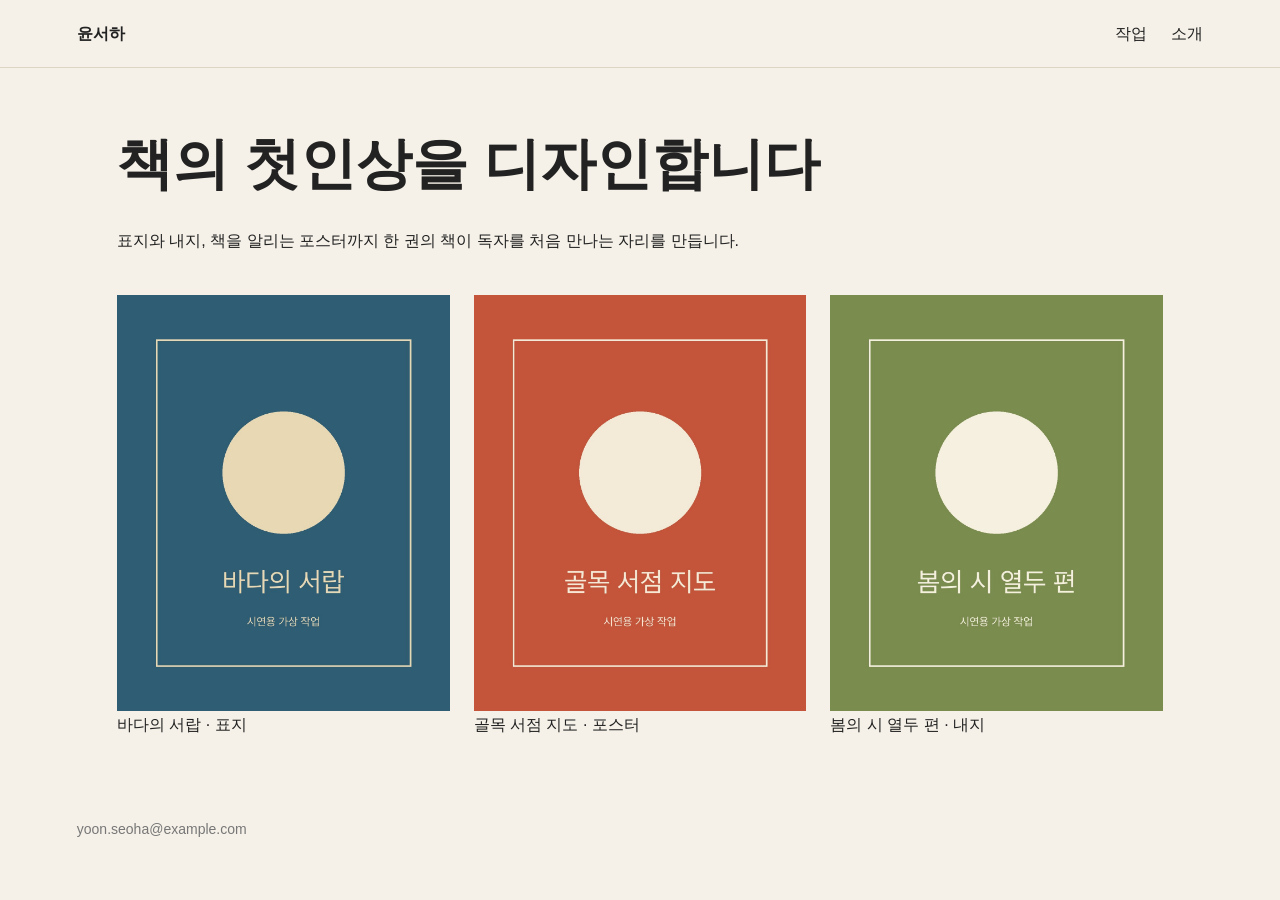
<file: index.html>
<!doctype html>
<html lang="ko">
<head>
<meta charset="utf-8">
<meta name="viewport" content="width=device-width, initial-scale=1">
<title>윤서하 | 책 디자인 포트폴리오</title>
<meta name="description" content="책의 첫인상을 디자인하는 윤서하의 포트폴리오입니다">
<meta property="og:title" content="윤서하 | 책 디자인 포트폴리오">
<meta property="og:description" content="책의 첫인상을 디자인하는 윤서하의 포트폴리오입니다">
<meta property="og:image" content="https://rukedome.github.io/t093-deploy-demo/works/sea-drawer.jpg">
<meta property="og:url" content="https://rukedome.github.io/t093-deploy-demo/">
<meta property="og:type" content="website">
<meta property="og:site_name" content="윤서하 포트폴리오">
<meta property="og:locale" content="ko_KR">
<link rel="stylesheet" href="style.css">
</head>
<body>
<header><a href="index.html" class="name">윤서하</a><nav><a href="works.html">작업</a><a href="about.html">소개</a></nav></header>
<main>
<section class="hero"><h1>책의 첫인상을 디자인합니다</h1><p>표지와 내지, 책을 알리는 포스터까지 한 권의 책이 독자를 처음 만나는 자리를 만듭니다.</p></section>
<section class="grid">
<a href="works.html#sea"><img src="works/sea-drawer.jpg" alt="바다의 서랍 표지"><span>바다의 서랍 · 표지</span></a>
<a href="works.html#map"><img src="works/bookshop-map.jpg" alt="골목 서점 지도 포스터"><span>골목 서점 지도 · 포스터</span></a>
<a href="works.html#poems"><img src="works/spring-poems.jpg" alt="봄의 시 열두 편 내지"><span>봄의 시 열두 편 · 내지</span></a>
</section>
</main>
<footer>yoon.seoha@example.com</footer>
</body>
</html>
</file>
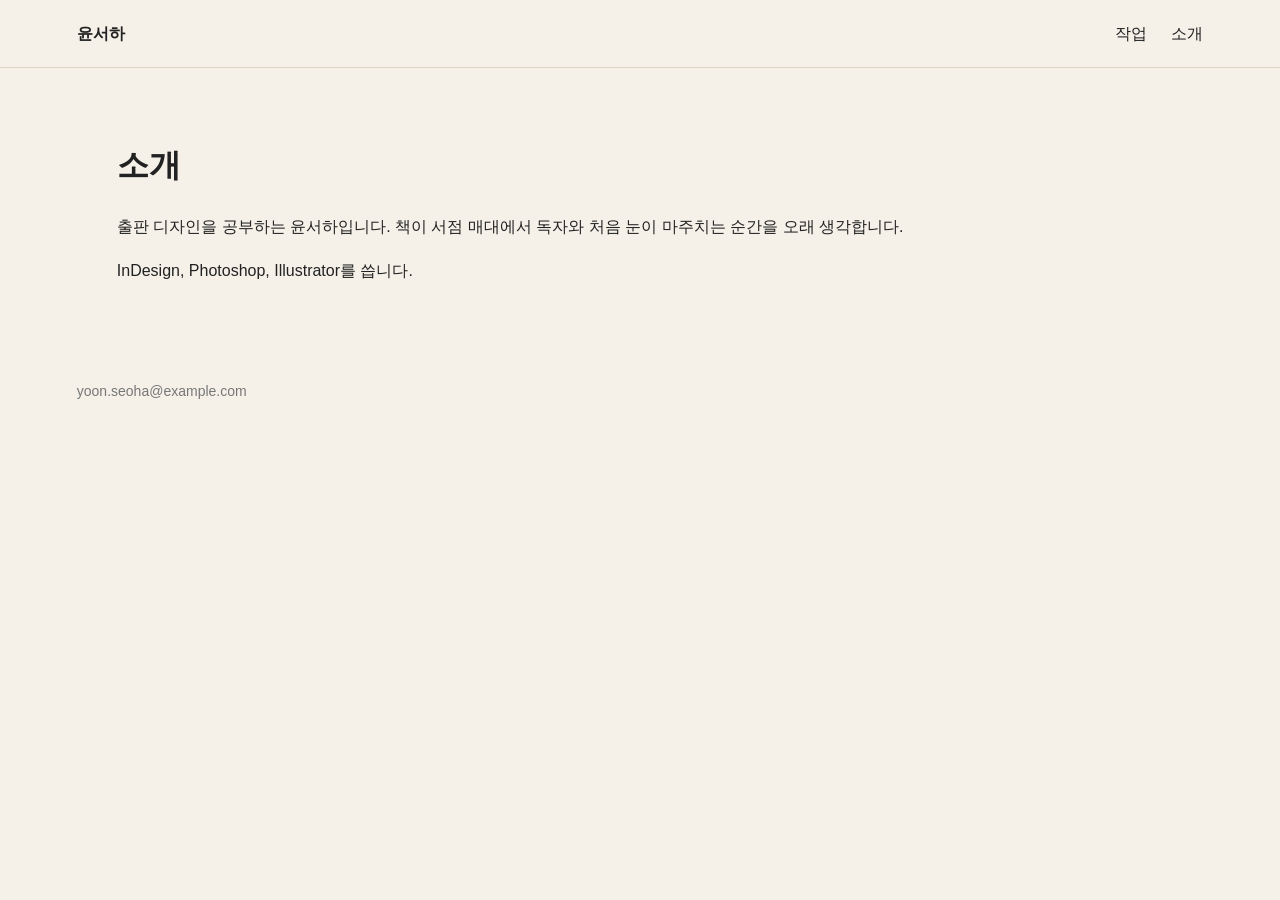
<file: about.html>
<!doctype html>
<html lang="ko">
<head>
<meta charset="utf-8">
<meta name="viewport" content="width=device-width, initial-scale=1">
<title>소개 | 윤서하</title>
<meta name="description" content="출판 디자인을 공부하는 윤서하를 소개합니다">
<meta property="og:title" content="소개 | 윤서하">
<meta property="og:description" content="출판 디자인을 공부하는 윤서하를 소개합니다">
<meta property="og:image" content="https://rukedome.github.io/t093-deploy-demo/works/sea-drawer.jpg">
<meta property="og:url" content="https://rukedome.github.io/t093-deploy-demo/about.html">
<meta property="og:type" content="website">
<meta property="og:site_name" content="윤서하 포트폴리오">
<meta property="og:locale" content="ko_KR">
<link rel="stylesheet" href="style.css">
</head>
<body>
<header><a href="index.html" class="name">윤서하</a><nav><a href="works.html">작업</a><a href="about.html">소개</a></nav></header>
<main>
<h1>소개</h1>
<p>출판 디자인을 공부하는 윤서하입니다. 책이 서점 매대에서 독자와 처음 눈이 마주치는 순간을 오래 생각합니다.</p>
<p>InDesign, Photoshop, Illustrator를 씁니다.</p>
</main>
<footer>yoon.seoha@example.com</footer>
</body>
</html>
</file>
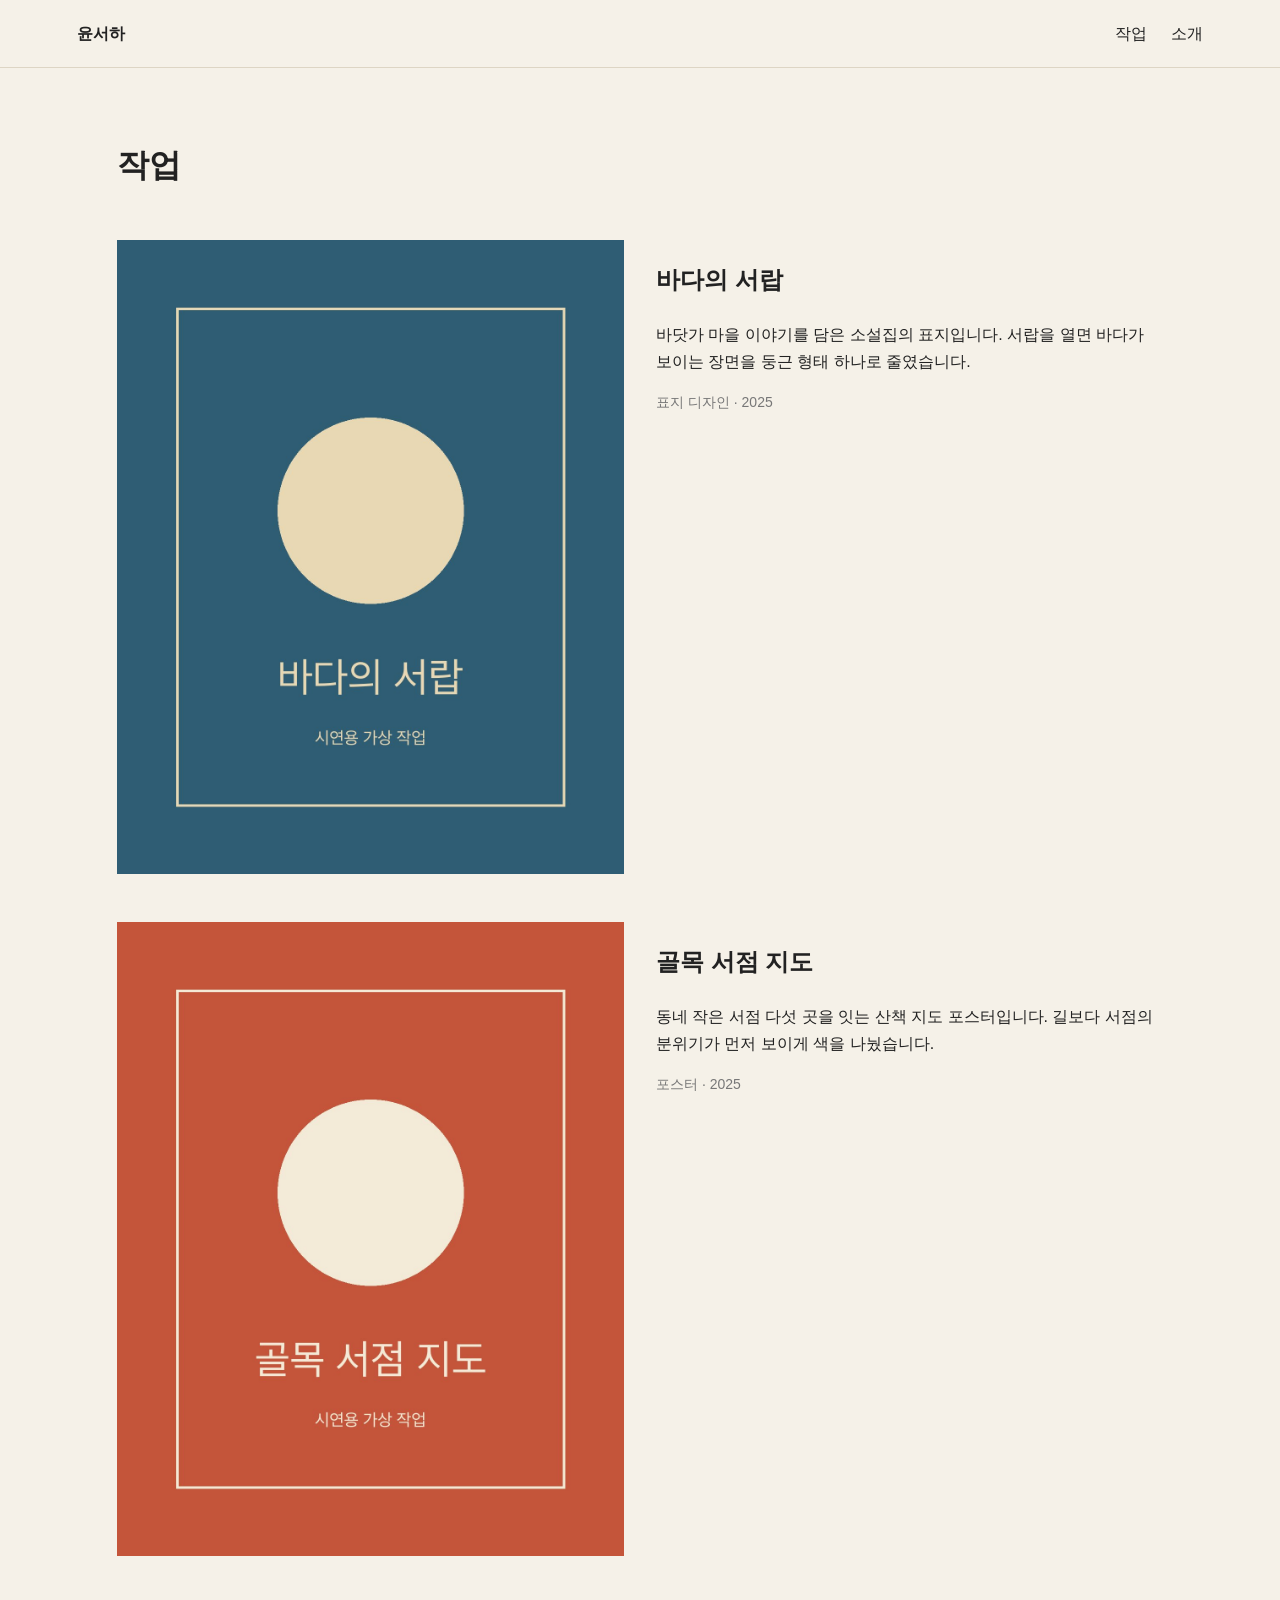
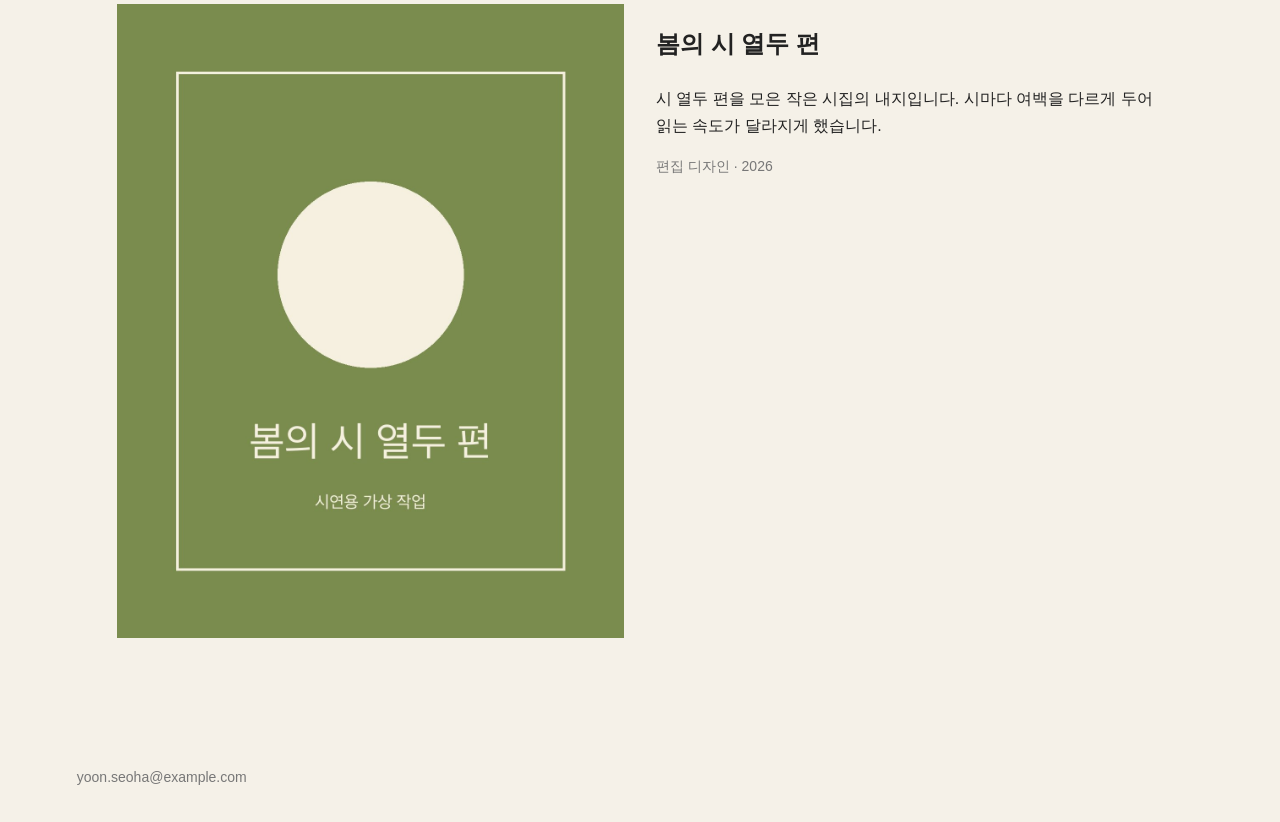
<file: works.html>
<!doctype html>
<html lang="ko">
<head>
<meta charset="utf-8">
<meta name="viewport" content="width=device-width, initial-scale=1">
<title>작업 | 윤서하</title>
<meta name="description" content="표지, 포스터, 편집 디자인 등 윤서하의 책 디자인 작업 모음">
<meta property="og:title" content="작업 | 윤서하">
<meta property="og:description" content="표지, 포스터, 편집 디자인 등 윤서하의 책 디자인 작업 모음">
<meta property="og:image" content="https://rukedome.github.io/t093-deploy-demo/works/sea-drawer.jpg">
<meta property="og:url" content="https://rukedome.github.io/t093-deploy-demo/works.html">
<meta property="og:type" content="website">
<meta property="og:site_name" content="윤서하 포트폴리오">
<meta property="og:locale" content="ko_KR">
<link rel="stylesheet" href="style.css">
</head>
<body>
<header><a href="index.html" class="name">윤서하</a><nav><a href="works.html">작업</a><a href="about.html">소개</a></nav></header>
<main>
<h1>작업</h1>
<article id="sea"><img src="works/sea-drawer.jpg" alt="바다의 서랍 표지"><div><h2>바다의 서랍</h2><p>바닷가 마을 이야기를 담은 소설집의 표지입니다. 서랍을 열면 바다가 보이는 장면을 둥근 형태 하나로 줄였습니다.</p><p class="meta">표지 디자인 · 2025</p></div></article>
<article id="map"><img src="works/bookshop-map.jpg" alt="골목 서점 지도 포스터"><div><h2>골목 서점 지도</h2><p>동네 작은 서점 다섯 곳을 잇는 산책 지도 포스터입니다. 길보다 서점의 분위기가 먼저 보이게 색을 나눴습니다.</p><p class="meta">포스터 · 2025</p></div></article>
<article id="poems"><img src="works/spring-poems.jpg" alt="봄의 시 열두 편 내지"><div><h2>봄의 시 열두 편</h2><p>시 열두 편을 모은 작은 시집의 내지입니다. 시마다 여백을 다르게 두어 읽는 속도가 달라지게 했습니다.</p><p class="meta">편집 디자인 · 2026</p></div></article>
</main>
<footer>yoon.seoha@example.com</footer>
</body>
</html>
</file>
<file: style.css>
*{box-sizing:border-box}
body{margin:0;font-family:"Pretendard","Apple SD Gothic Neo","Malgun Gothic",sans-serif;background:#f5f1e8;color:#222;line-height:1.7}
header{display:flex;justify-content:space-between;align-items:center;padding:20px 6vw;border-bottom:1px solid #ddd5c4}
header a{color:inherit;text-decoration:none}
.name{font-weight:700}
nav a{margin-left:24px}
main{padding:48px 6vw;max-width:1200px;margin:0 auto}
.hero h1{font-size:clamp(32px,5vw,56px);margin:0 0 12px}
.grid{display:grid;grid-template-columns:repeat(auto-fit,minmax(240px,1fr));gap:24px;margin-top:40px}
.grid a{color:inherit;text-decoration:none}
.grid img,article img{width:100%;display:block}
article{display:grid;grid-template-columns:1fr 1fr;gap:32px;margin:48px 0}
.meta{color:#777;font-size:14px}
footer{padding:32px 6vw;color:#777;font-size:14px}
@media (max-width:640px){article{grid-template-columns:1fr}}
</file>
